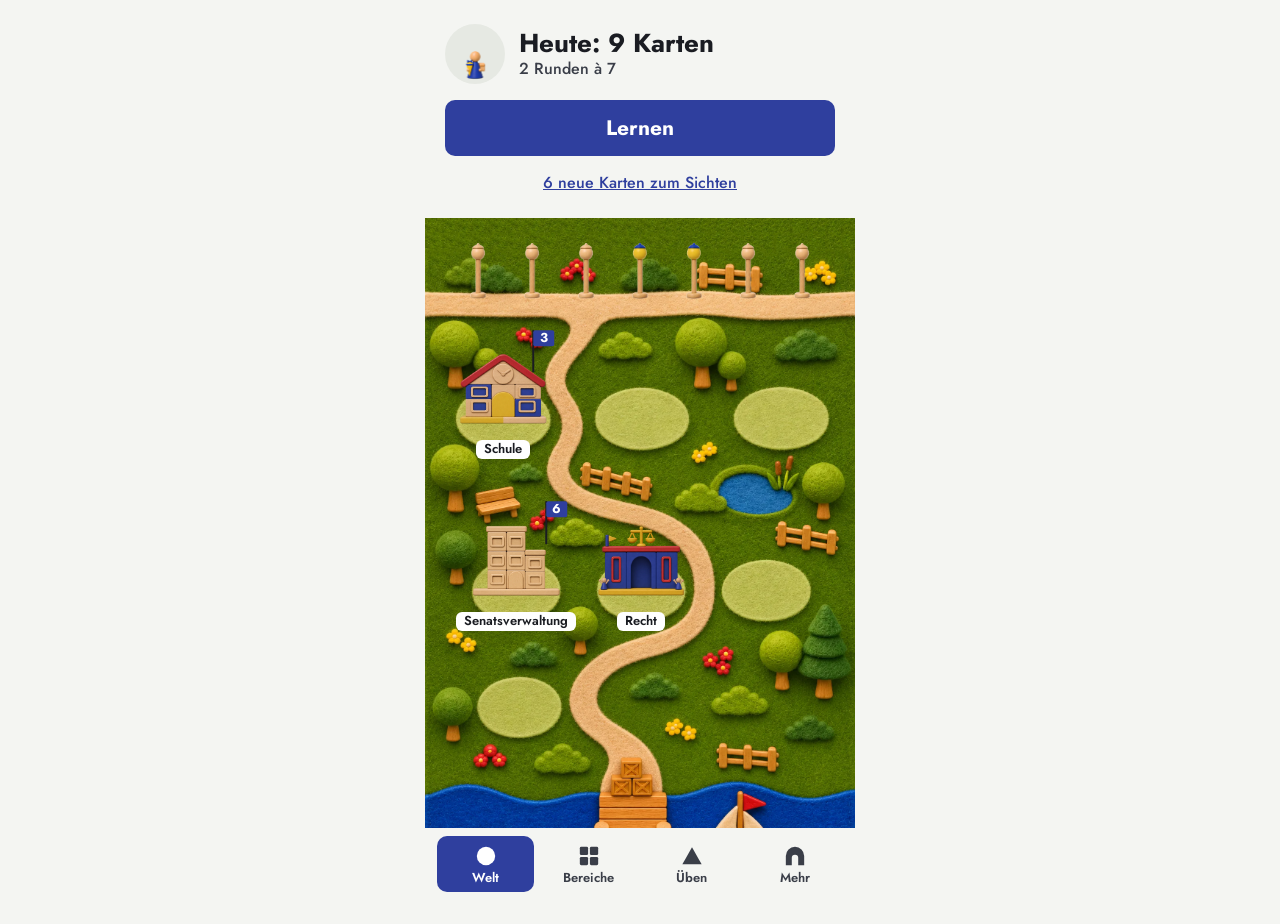
<file: wissenstrainer-v2/index.html>
<!doctype html>
<html lang="de" data-theme="tag">
<head>
  <meta charset="utf-8">
  <meta name="viewport" content="width=device-width, initial-scale=1, viewport-fit=cover">
  <title>Wissenstrainer</title>
  <meta name="description" content="Lernkarten zur Bildungspolitik – Bereiche, Pakete, Karten">
  <meta name="theme-color" content="#F4F5F2">
  <meta name="apple-mobile-web-app-capable" content="yes">
  <meta name="apple-mobile-web-app-title" content="Wissen 2">
  <link rel="manifest" href="manifest.webmanifest">
  <link rel="icon" href="icons/favicon-64.png" type="image/png">
  <link rel="apple-touch-icon" href="icons/icon-180.png">
  <link rel="preload" href="fonts/jost-latin.woff2" as="font" type="font/woff2" crossorigin>
  <link rel="stylesheet" href="styles.css">
  <script>
    // Modus vor dem ersten Zeichnen setzen, damit nichts aufblitzt
    try {
      var m = (JSON.parse(localStorage.getItem("wt2.einstellungen") || "{}").modus) || "auto";
      if (m === "auto") m = matchMedia("(prefers-color-scheme: dark)").matches ? "nacht" : "tag";
      document.documentElement.dataset.theme = m;
    } catch (e) {}
  </script>
</head>
<body>
  <div id="app">
    <main id="view" tabindex="-1"></main>
  </div>
  <nav class="nav" aria-label="Hauptnavigation"><div class="nav-innen"></div></nav>
  <div id="blatt-platz"></div>
  <div class="meldung" id="meldung" role="status" aria-live="polite"></div>
  <script type="module" src="app.js"></script>
</body>
</html>
</file>
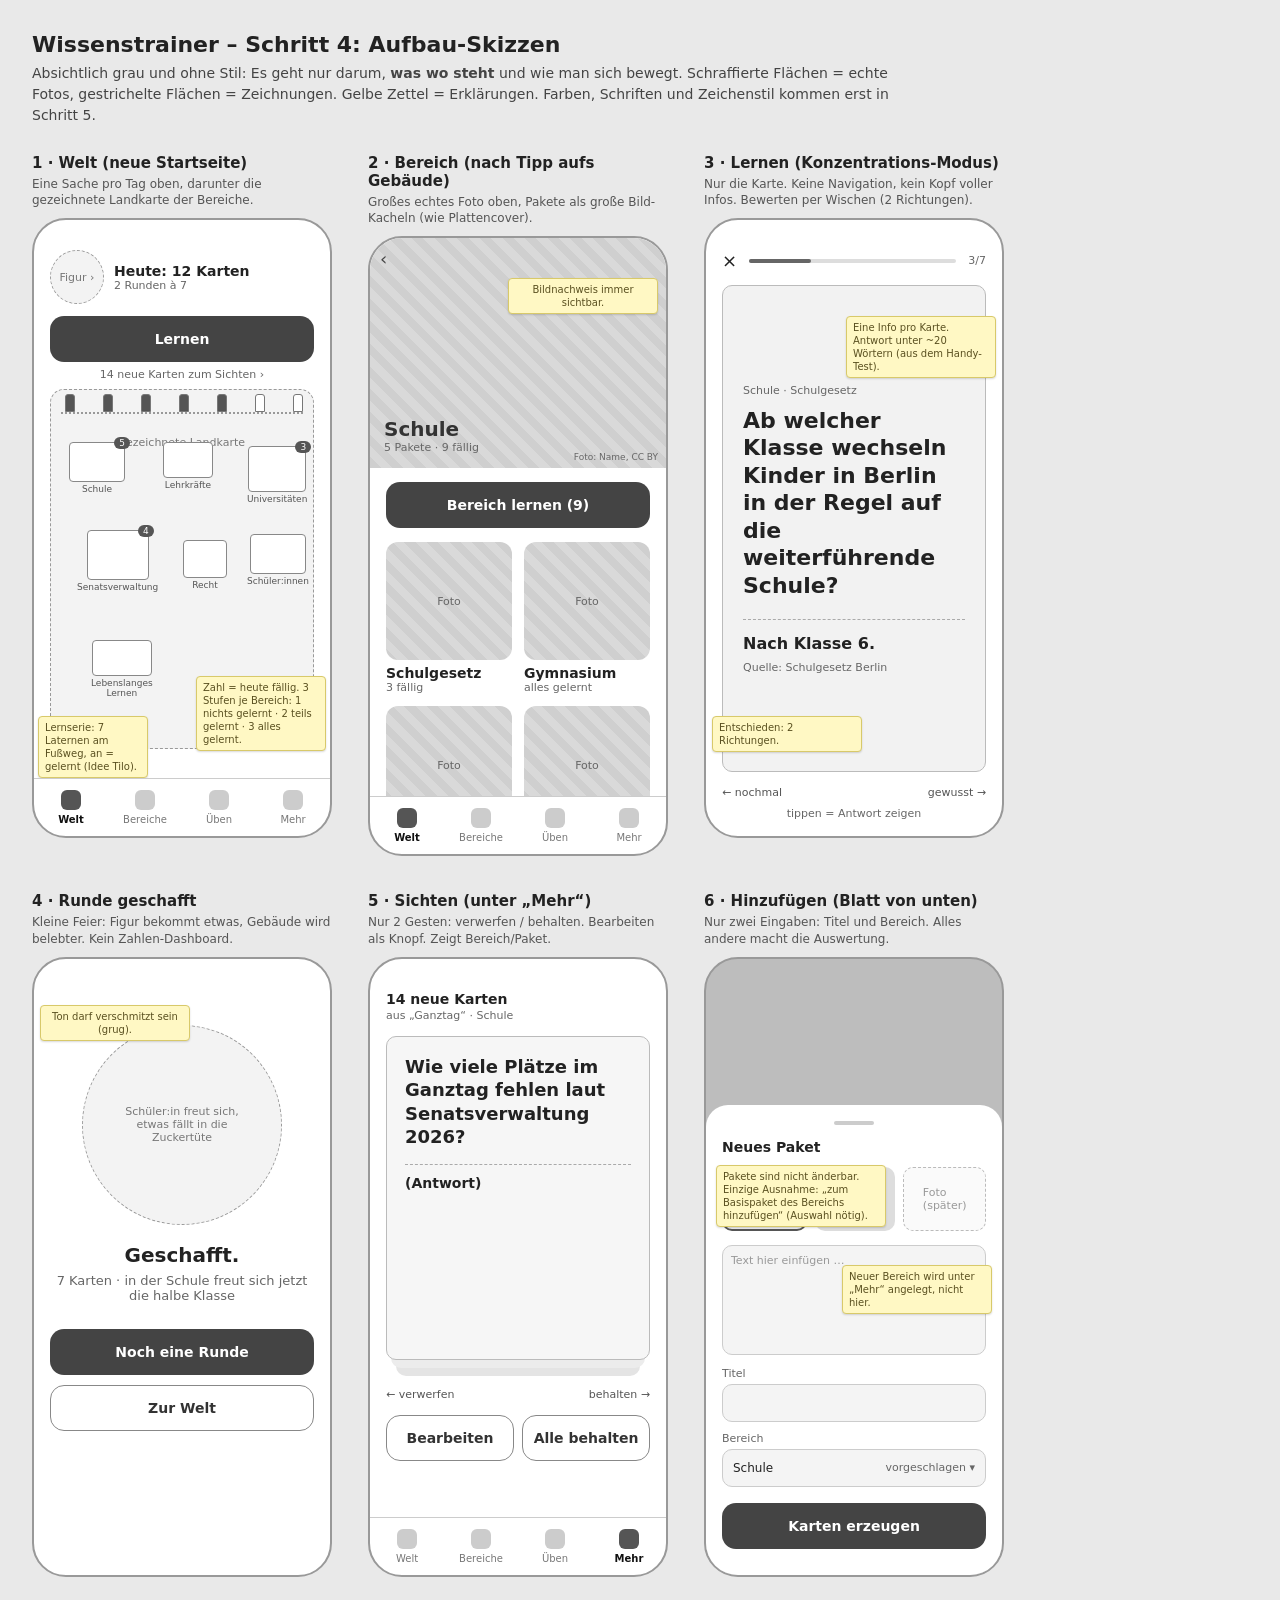
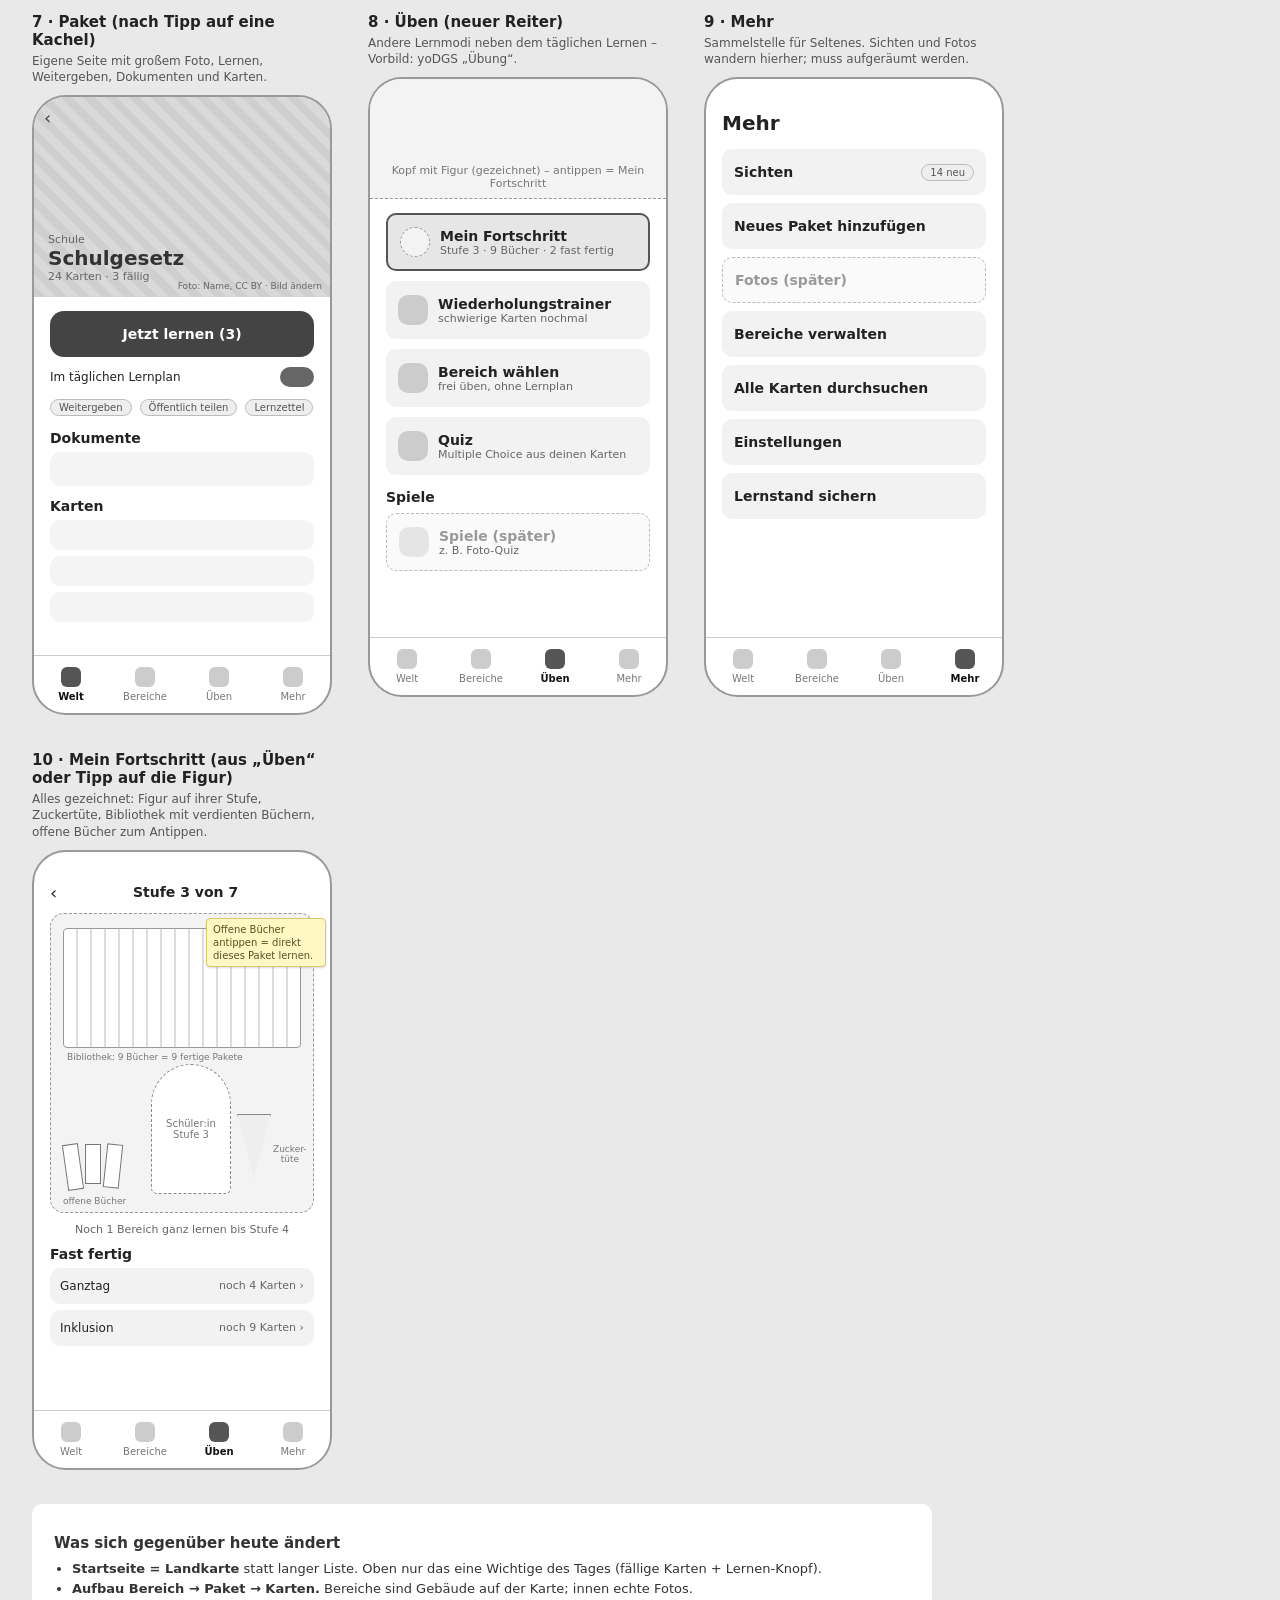
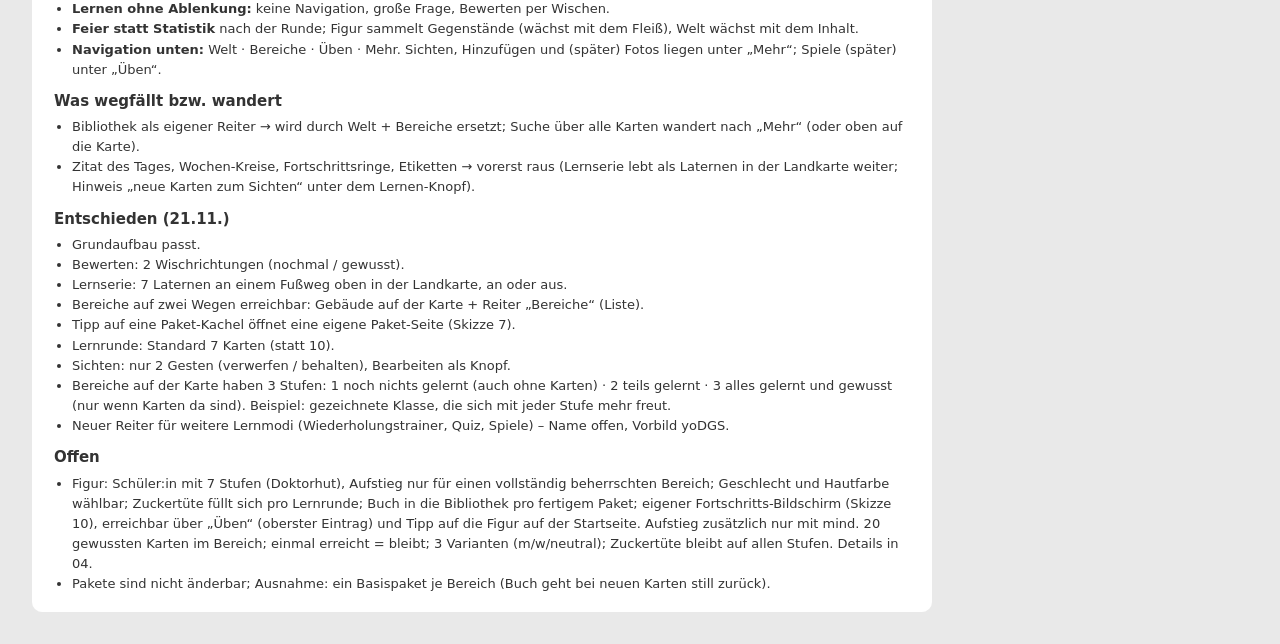
<file: wissenstrainer-v2/design/05 Skizzen Aufbau.html>
<!DOCTYPE html>
<html lang="de">
<head>
<meta charset="utf-8">
<meta name="viewport" content="width=device-width, initial-scale=1">
<title>Wissenstrainer – Schritt 4: Aufbau-Skizzen (grau)</title>
<style>
  *{box-sizing:border-box;margin:0;padding:0}
  body{font-family:system-ui,-apple-system,"Segoe UI",sans-serif;background:#e9e9e9;color:#222;padding:32px}
  h1{font-size:22px;margin-bottom:6px}
  .intro{max-width:900px;font-size:14px;line-height:1.5;color:#444;margin-bottom:28px}
  .row{display:flex;flex-wrap:wrap;gap:36px;align-items:flex-start}
  .screen{width:300px}
  .label{font-weight:700;font-size:15px;margin-bottom:4px}
  .sub{font-size:12px;color:#555;margin-bottom:10px;min-height:32px;line-height:1.35}
  .phone{width:300px;height:620px;background:#fff;border:2px solid #999;border-radius:34px;overflow:hidden;position:relative;display:flex;flex-direction:column}
  .status{height:26px;flex:none}
  .content{flex:1;overflow:hidden;padding:0 16px;position:relative}
  .nav{height:58px;border-top:1px solid #ccc;display:flex;flex:none}
  .nav div{flex:1;display:flex;flex-direction:column;align-items:center;justify-content:center;font-size:10px;color:#777;gap:4px}
  .nav div::before{content:"";width:20px;height:20px;border-radius:6px;background:#ccc}
  .nav .on{color:#111;font-weight:700}
  .nav .on::before{background:#555}
  .nav .later{color:#aaa;font-style:italic}
  .nav .later::before{background:none;border:1.5px dashed #bbb}
  .box{background:#ddd;border-radius:10px}
  .ph{background:repeating-linear-gradient(45deg,#cfcfcf 0 8px,#d9d9d9 8px 16px);display:flex;align-items:center;justify-content:center;color:#666;font-size:11px;text-align:center}
  .draw{background:#f3f3f3;border:1.5px dashed #999;display:flex;align-items:center;justify-content:center;color:#777;font-size:11px;text-align:center}
  .t1{font-size:20px;font-weight:700}
  .t2{font-size:14px;font-weight:600}
  .t3{font-size:11px;color:#666}
  .btn{background:#444;color:#fff;border-radius:14px;height:46px;display:flex;align-items:center;justify-content:center;font-size:14px;font-weight:600}
  .btn.ghost{background:#fff;color:#333;border:1.5px solid #888}
  .pill{display:inline-block;background:#eee;border:1px solid #bbb;border-radius:20px;padding:2px 8px;font-size:10px;color:#555}
  .note{position:absolute;background:#fff8c4;border:1px solid #d8c96a;font-size:10px;line-height:1.3;padding:4px 6px;border-radius:4px;color:#5a5020;max-width:150px;box-shadow:0 1px 2px rgba(0,0,0,.15)}
  .bld{position:absolute;display:flex;flex-direction:column;align-items:center;font-size:9px;color:#555;text-align:center;gap:2px}
  .bld i{display:block;background:#fff;border:1.5px solid #888;border-radius:4px}
  .badge{position:absolute;top:-6px;right:-6px;background:#555;color:#fff;font-size:9px;border-radius:9px;padding:1px 5px;font-style:normal}
  .legend{max-width:900px;margin-top:34px;font-size:13px;line-height:1.55;color:#333;background:#fff;border-radius:10px;padding:18px 22px}
  .legend h2{font-size:15px;margin:10px 0 4px}
  .legend ul{padding-left:18px}
</style>
</head>
<body>
<h1>Wissenstrainer – Schritt 4: Aufbau-Skizzen</h1>
<p class="intro">Absichtlich grau und ohne Stil: Es geht nur darum, <b>was wo steht</b> und wie man sich bewegt. Schraffierte Flächen = echte Fotos, gestrichelte Flächen = Zeichnungen. Gelbe Zettel = Erklärungen. Farben, Schriften und Zeichenstil kommen erst in Schritt 5.</p>

<div class="row">

<!-- 1 WELT -->
<div class="screen">
  <div class="label">1 · Welt (neue Startseite)</div>
  <div class="sub">Eine Sache pro Tag oben, darunter die gezeichnete Landkarte der Bereiche.</div>
  <div class="phone">
    <div class="status"></div>
    <div class="content">
      <div style="display:flex;gap:10px;align-items:center;margin:4px 0 12px">
        <div class="draw" style="width:54px;height:54px;border-radius:50%;flex:none">Figur ›</div>
        <div><div class="t2">Heute: 12 Karten</div><div class="t3">2 Runden à 7</div></div>
      </div>
      <div class="btn" style="margin-bottom:6px">Lernen</div><div class="t3" style="text-align:center;margin-bottom:8px">14 neue Karten zum Sichten ›</div>
      <div class="draw" style="height:360px;border-radius:14px;position:relative;align-items:flex-start;padding-top:6px"><span style="margin-top:40px">gezeichnete Landkarte</span>
<div style="position:absolute;left:10px;right:10px;top:22px;height:2px;border-top:2px dotted #999"></div><div style="position:absolute;left:14px;top:4px;width:10px;height:18px;border:1.5px solid #777;border-radius:3px 3px 0 0;background:#555"></div><div style="position:absolute;left:52px;top:4px;width:10px;height:18px;border:1.5px solid #777;border-radius:3px 3px 0 0;background:#555"></div><div style="position:absolute;left:90px;top:4px;width:10px;height:18px;border:1.5px solid #777;border-radius:3px 3px 0 0;background:#555"></div><div style="position:absolute;left:128px;top:4px;width:10px;height:18px;border:1.5px solid #777;border-radius:3px 3px 0 0;background:#555"></div><div style="position:absolute;left:166px;top:4px;width:10px;height:18px;border:1.5px solid #777;border-radius:3px 3px 0 0;background:#555"></div><div style="position:absolute;left:204px;top:4px;width:10px;height:18px;border:1.5px solid #777;border-radius:3px 3px 0 0;background:#fff"></div><div style="position:absolute;left:242px;top:4px;width:10px;height:18px;border:1.5px solid #777;border-radius:3px 3px 0 0;background:#fff"></div>
        <div class="bld" style="left:18px;top:52px"><i style="width:56px;height:40px;position:relative"><span class="badge">5</span></i>Schule</div>
        <div class="bld" style="left:112px;top:52px"><i style="width:50px;height:36px"></i>Lehrkräfte</div>
        <div class="bld" style="left:196px;top:56px"><i style="width:58px;height:46px;position:relative"><span class="badge">3</span></i>Universitäten</div>
        <div class="bld" style="left:26px;top:140px"><i style="width:62px;height:50px;position:relative"><span class="badge">4</span></i>Senatsverwaltung</div>
        <div class="bld" style="left:132px;top:150px"><i style="width:44px;height:38px"></i>Recht</div>
        <div class="bld" style="left:196px;top:144px"><i style="width:56px;height:40px"></i>Schüler:innen</div>
        <div class="bld" style="left:40px;top:250px"><i style="width:60px;height:36px"></i>Lebenslanges<br>Lernen</div>
        
      </div>
      <div class="note" style="right:4px;top:430px;max-width:130px">Zahl = heute fällig. 3 Stufen je Bereich: 1 nichts gelernt · 2 teils gelernt · 3 alles gelernt.</div><div class="note" style="left:4px;top:470px;max-width:110px">Lernserie: 7 Laternen am Fußweg, an = gelernt (Idee Tilo).</div>
    </div>
    <div class="nav"><div class="on">Welt</div><div>Bereiche</div><div>Üben</div><div>Mehr</div></div>
  </div>
</div>

<!-- 2 BEREICH -->
<div class="screen">
  <div class="label">2 · Bereich (nach Tipp aufs Gebäude)</div>
  <div class="sub">Großes echtes Foto oben, Pakete als große Bild-Kacheln (wie Plattencover).</div>
  <div class="phone">
    <div class="ph" style="height:230px;flex:none;position:relative;align-items:flex-end;justify-content:flex-start;padding:14px">
      <div style="text-align:left"><div class="t1" style="color:#333">Schule</div><div class="t3">5 Pakete · 9 fällig</div></div>
      <span style="position:absolute;right:8px;bottom:6px;font-size:9px;color:#666">Foto: Name, CC BY</span><div class="note" style="right:8px;top:40px">Bildnachweis immer sichtbar.</div>
      <span style="position:absolute;left:10px;top:10px;font-size:18px;color:#444">‹</span>
    </div>
    <div class="content" style="padding-top:14px">
      <div class="btn" style="margin-bottom:14px">Bereich lernen (9)</div>
      <div style="display:grid;grid-template-columns:1fr 1fr;gap:12px">
        <div><div class="ph" style="height:118px;border-radius:12px">Foto</div><div class="t2" style="margin-top:5px">Schulgesetz</div><div class="t3">3 fällig</div></div>
        <div><div class="ph" style="height:118px;border-radius:12px">Foto</div><div class="t2" style="margin-top:5px">Gymnasium</div><div class="t3">alles gelernt</div></div>
        <div><div class="ph" style="height:118px;border-radius:12px">Foto</div><div class="t2" style="margin-top:5px">Ganztag</div><div class="t3">6 fällig</div></div>
        <div><div class="ph" style="height:118px;border-radius:12px">Foto</div><div class="t2" style="margin-top:5px">Inklusion</div><div class="t3">neu</div></div>
      </div>
      
    </div>
    <div class="nav"><div class="on">Welt</div><div>Bereiche</div><div>Üben</div><div>Mehr</div></div>
  </div>
</div>

<!-- 3 LERNEN -->
<div class="screen">
  <div class="label">3 · Lernen (Konzentrations-Modus)</div>
  <div class="sub">Nur die Karte. Keine Navigation, kein Kopf voller Infos. Bewerten per Wischen (2 Richtungen).</div>
  <div class="phone">
    <div class="status"></div>
    <div class="content" style="display:flex;flex-direction:column">
      <div style="display:flex;justify-content:space-between;align-items:center;margin:4px 0 14px"><span style="font-size:18px">×</span><div style="flex:1;margin:0 12px;height:4px;background:#ddd;border-radius:2px"><div style="width:30%;height:4px;background:#666;border-radius:2px"></div></div><span class="t3">3/7</span></div>
      <div class="box" style="flex:1;margin-bottom:14px;padding:20px;display:flex;flex-direction:column;justify-content:center;background:#f2f2f2;border:1.5px solid #bbb">
        <div class="t3" style="margin-bottom:10px">Schule · Schulgesetz</div>
        <div class="t1" style="font-size:22px;line-height:1.25">Ab welcher Klasse wechseln Kinder in Berlin in der Regel auf die weiterführende Schule?</div>
        <div style="border-top:1px dashed #aaa;margin:20px 0 14px"></div>
        <div class="t2" style="font-size:16px">Nach Klasse 6.</div>
        <div class="t3" style="margin-top:8px">Quelle: Schulgesetz Berlin</div>
      </div>
      <div style="display:flex;justify-content:space-between;font-size:11px;color:#555;margin-bottom:8px"><span>← nochmal</span><span>gewusst →</span></div>
      <div class="t3" style="text-align:center;margin-bottom:16px">tippen = Antwort zeigen</div>
      <div class="note" style="right:6px;top:70px">Eine Info pro Karte. Antwort unter ~20 Wörtern (aus dem Handy-Test).</div>
      <div class="note" style="left:6px;bottom:84px">Entschieden: 2 Richtungen.</div>
    </div>
  </div>
</div>

<!-- 4 RUNDE FERTIG -->
<div class="screen">
  <div class="label">4 · Runde geschafft</div>
  <div class="sub">Kleine Feier: Figur bekommt etwas, Gebäude wird belebter. Kein Zahlen-Dashboard.</div>
  <div class="phone">
    <div class="status"></div>
    <div class="content" style="display:flex;flex-direction:column;align-items:center;text-align:center">
      <div class="draw" style="width:200px;height:200px;border-radius:50%;margin:40px 0 18px">Schüler:in freut sich,<br>etwas fällt in die<br>Zuckertüte</div>
      <div class="t1">Geschafft.</div>
      <div class="t3" style="margin:6px 0 26px;font-size:13px">7 Karten · in der Schule freut sich jetzt die halbe Klasse</div>
      <div class="btn" style="width:100%;margin-bottom:10px">Noch eine Runde</div>
      <div class="btn ghost" style="width:100%">Zur Welt</div>
      <div class="note" style="left:6px;top:20px">Ton darf verschmitzt sein (grug).</div>
    </div>
  </div>
</div>

<!-- 5 SICHTEN -->
<div class="screen">
  <div class="label">5 · Sichten (unter „Mehr“)</div>
  <div class="sub">Nur 2 Gesten: verwerfen / behalten. Bearbeiten als Knopf. Zeigt Bereich/Paket.</div>
  <div class="phone">
    <div class="status"></div>
    <div class="content">
      <div class="t2" style="margin:6px 0 2px">14 neue Karten</div>
      <div class="t3" style="margin-bottom:14px">aus „Ganztag“ · Schule</div>
      <div style="position:relative;height:340px">
        <div class="box" style="position:absolute;inset:16px 10px 0 10px;background:#e4e4e4"></div>
        <div class="box" style="position:absolute;inset:8px 5px 8px 5px;background:#ececec"></div>
        <div class="box" style="position:absolute;inset:0 0 16px 0;background:#f6f6f6;border:1.5px solid #bbb;padding:18px">
          <div class="t1" style="font-size:18px;line-height:1.3">Wie viele Plätze im Ganztag fehlen laut Senatsverwaltung 2026?</div>
          <div style="border-top:1px dashed #aaa;margin:16px 0 10px"></div>
          <div class="t2">(Antwort)</div>
        </div>
      </div>
      <div style="display:flex;justify-content:space-between;font-size:11px;color:#555;margin:12px 0 14px"><span>← verwerfen</span><span>behalten →</span></div>
      <div style="display:flex;gap:8px"><div class="btn ghost" style="flex:1">Bearbeiten</div><div class="btn ghost" style="flex:1">Alle behalten</div></div>
    </div>
    <div class="nav"><div>Welt</div><div>Bereiche</div><div>Üben</div><div class="on">Mehr</div></div>
  </div>
</div>

<!-- 6 HOCHLADEN -->
<div class="screen">
  <div class="label">6 · Hinzufügen (Blatt von unten)</div>
  <div class="sub">Nur zwei Eingaben: Titel und Bereich. Alles andere macht die Auswertung.</div>
  <div class="phone" style="background:#bdbdbd">
    <div class="status"></div>
    <div style="flex:1"></div>
    <div style="background:#fff;border-radius:22px 22px 0 0;padding:16px;height:470px;display:flex;flex-direction:column;position:relative">
      <div style="width:40px;height:4px;background:#ccc;border-radius:2px;margin:0 auto 14px"></div>
      <div class="t2" style="margin-bottom:12px">Neues Paket</div>
      <div style="display:flex;gap:8px;margin-bottom:14px">
        <div class="box" style="flex:1;height:64px;display:flex;align-items:center;justify-content:center;font-size:11px;border:2px solid #555;background:#eee">Text einfügen</div>
        <div class="box" style="flex:1;height:64px;display:flex;align-items:center;justify-content:center;font-size:11px">Datei</div>
        <div class="box" style="flex:1;height:64px;display:flex;align-items:center;justify-content:center;font-size:11px;color:#999;border:1.5px dashed #bbb;background:#fafafa">Foto<br>(später)</div>
      </div>
      <div class="box" style="height:110px;margin-bottom:12px;background:#f4f4f4;border:1px solid #ccc;padding:8px;font-size:11px;color:#999">Text hier einfügen …</div>
      <div class="t3" style="margin-bottom:4px">Titel</div>
      <div class="box" style="height:38px;margin-bottom:10px;background:#f4f4f4;border:1px solid #ccc"></div>
      <div class="t3" style="margin-bottom:4px">Bereich</div>
      <div class="box" style="height:38px;margin-bottom:16px;background:#f4f4f4;border:1px solid #ccc;display:flex;align-items:center;justify-content:space-between;padding:0 10px;font-size:12px">Schule <span class="t3">vorgeschlagen ▾</span></div>
      <div class="btn">Karten erzeugen</div>
      <div class="note" style="right:10px;top:160px">Neuer Bereich wird unter „Mehr“ angelegt, nicht hier.</div><div class="note" style="left:10px;top:60px;max-width:170px">Pakete sind nicht änderbar. Einzige Ausnahme: „zum Basispaket des Bereichs hinzufügen“ (Auswahl nötig).</div>
    </div>
  </div>
</div>

<!-- 7 PAKET -->
<div class="screen">
  <div class="label">7 · Paket (nach Tipp auf eine Kachel)</div>
  <div class="sub">Eigene Seite mit großem Foto, Lernen, Weitergeben, Dokumenten und Karten.</div>
  <div class="phone">
    <div class="ph" style="height:200px;flex:none;position:relative;align-items:flex-end;justify-content:flex-start;padding:14px">
      <div style="text-align:left"><div class="t3">Schule</div><div class="t1" style="color:#333">Schulgesetz</div><div class="t3">24 Karten · 3 fällig</div></div>
      <span style="position:absolute;right:8px;bottom:6px;font-size:9px;color:#666">Foto: Name, CC BY · Bild ändern</span>
      <span style="position:absolute;left:10px;top:10px;font-size:18px;color:#444">‹</span>
    </div>
    <div class="content" style="padding-top:14px">
      <div class="btn" style="margin-bottom:10px">Jetzt lernen (3)</div>
      <div style="display:flex;justify-content:space-between;align-items:center;font-size:12px;margin-bottom:12px"><span>Im täglichen Lernplan</span><span style="width:34px;height:20px;border-radius:10px;background:#666;display:inline-block"></span></div>
      <div style="display:flex;gap:8px;margin-bottom:14px"><span class="pill">Weitergeben</span><span class="pill">Öffentlich teilen</span><span class="pill">Lernzettel</span></div>
      <div class="t2" style="margin-bottom:6px">Dokumente</div>
      <div class="box" style="height:34px;margin-bottom:12px;background:#f4f4f4"></div>
      <div class="t2" style="margin-bottom:6px">Karten</div>
      <div class="box" style="height:30px;margin-bottom:6px;background:#f4f4f4"></div>
      <div class="box" style="height:30px;margin-bottom:6px;background:#f4f4f4"></div>
      <div class="box" style="height:30px;background:#f4f4f4"></div>
    </div>
    <div class="nav"><div class="on">Welt</div><div>Bereiche</div><div>Üben</div><div>Mehr</div></div>
  </div>
</div>

<!-- 8 UEBEN -->
<div class="screen">
  <div class="label">8 · Üben (neuer Reiter)</div>
  <div class="sub">Andere Lernmodi neben dem täglichen Lernen – Vorbild: yoDGS „Übung“.</div>
  <div class="phone">
    <div class="draw" style="height:120px;flex:none;border-radius:0;border-width:0 0 1.5px 0;align-items:flex-end;padding-bottom:8px">Kopf mit Figur (gezeichnet) – antippen = Mein Fortschritt</div>
    <div class="content" style="padding-top:14px">
      <div class="box" style="height:58px;margin-bottom:10px;display:flex;align-items:center;padding:0 12px;gap:10px;background:#e6e6e6;border:2px solid #555"><span class="draw" style="width:30px;height:30px;border-radius:50%"></span><div><div class="t2">Mein Fortschritt</div><div class="t3">Stufe 3 · 9 Bücher · 2 fast fertig</div></div></div>
      <div class="box" style="height:58px;margin-bottom:10px;display:flex;align-items:center;padding:0 12px;gap:10px;background:#f2f2f2"><span class="box" style="width:30px;height:30px;background:#ccc"></span><div><div class="t2">Wiederholungstrainer</div><div class="t3">schwierige Karten nochmal</div></div></div>
      <div class="box" style="height:58px;margin-bottom:10px;display:flex;align-items:center;padding:0 12px;gap:10px;background:#f2f2f2"><span class="box" style="width:30px;height:30px;background:#ccc"></span><div><div class="t2">Bereich wählen</div><div class="t3">frei üben, ohne Lernplan</div></div></div>
      <div class="box" style="height:58px;margin-bottom:10px;display:flex;align-items:center;padding:0 12px;gap:10px;background:#f2f2f2"><span class="box" style="width:30px;height:30px;background:#ccc"></span><div><div class="t2">Quiz</div><div class="t3">Multiple Choice aus deinen Karten</div></div></div>
      <div class="t2" style="margin:14px 0 8px">Spiele</div>
      <div class="box" style="height:58px;margin-bottom:10px;display:flex;align-items:center;padding:0 12px;gap:10px;background:#fafafa;border:1.5px dashed #bbb;color:#999"><span class="box" style="width:30px;height:30px;background:#e5e5e5"></span><div><div class="t2" style="color:#999">Spiele (später)</div><div class="t3">z. B. Foto-Quiz</div></div></div>
      <div class="note" style="right:6px;top:-40px">Name des Reiters offen: „Üben“?</div>
    </div>
    <div class="nav"><div>Welt</div><div>Bereiche</div><div class="on">Üben</div><div>Mehr</div></div>
  </div>
</div>

<!-- 9 MEHR -->
<div class="screen">
  <div class="label">9 · Mehr</div>
  <div class="sub">Sammelstelle für Seltenes. Sichten und Fotos wandern hierher; muss aufgeräumt werden.</div>
  <div class="phone">
    <div class="status"></div>
    <div class="content">
      <div class="t1" style="margin:6px 0 14px">Mehr</div>
      <div class="box" style="height:46px;margin-bottom:8px;display:flex;align-items:center;justify-content:space-between;padding:0 12px;background:#f2f2f2"><span class="t2">Sichten</span><span class="pill">14 neu</span></div>
      <div class="box" style="height:46px;margin-bottom:8px;display:flex;align-items:center;padding:0 12px;background:#f2f2f2"><span class="t2">Neues Paket hinzufügen</span></div>
      <div class="box" style="height:46px;margin-bottom:8px;display:flex;align-items:center;padding:0 12px;background:#fafafa;border:1.5px dashed #bbb"><span class="t2" style="color:#999">Fotos (später)</span></div>
      <div class="box" style="height:46px;margin-bottom:8px;display:flex;align-items:center;padding:0 12px;background:#f2f2f2"><span class="t2">Bereiche verwalten</span></div>
      <div class="box" style="height:46px;margin-bottom:8px;display:flex;align-items:center;padding:0 12px;background:#f2f2f2"><span class="t2">Alle Karten durchsuchen</span></div>
      <div class="box" style="height:46px;margin-bottom:8px;display:flex;align-items:center;padding:0 12px;background:#f2f2f2"><span class="t2">Einstellungen</span></div>
      <div class="box" style="height:46px;margin-bottom:8px;display:flex;align-items:center;padding:0 12px;background:#f2f2f2"><span class="t2">Lernstand sichern</span></div>
    </div>
    <div class="nav"><div>Welt</div><div>Bereiche</div><div>Üben</div><div class="on">Mehr</div></div>
  </div>
</div>

<!-- 10 FORTSCHRITT -->
<div class="screen">
  <div class="label">10 · Mein Fortschritt (aus „Üben“ oder Tipp auf die Figur)</div>
  <div class="sub">Alles gezeichnet: Figur auf ihrer Stufe, Zuckertüte, Bibliothek mit verdienten Büchern, offene Bücher zum Antippen.</div>
  <div class="phone">
    <div class="status"></div>
    <div class="content">
      <div style="display:flex;justify-content:space-between;align-items:center;margin:4px 0 10px"><span style="font-size:18px">‹</span><span class="t2">Stufe 3 von 7</span><span></span></div>
      <div class="draw" style="height:300px;border-radius:14px;position:relative;align-items:flex-start;padding-top:6px">
        <div style="position:absolute;left:12px;right:12px;top:14px;height:120px;border:1.5px solid #999;border-radius:4px;background:repeating-linear-gradient(90deg,#fff 0 12px,#ddd 12px 14px)"></div>
        <span style="position:absolute;left:16px;top:138px;font-size:9px">Bibliothek: 9 Bücher = 9 fertige Pakete</span>
        <div style="position:absolute;left:100px;top:150px;width:80px;height:130px;border:1.5px dashed #888;border-radius:40px 40px 6px 6px;background:#fff;display:flex;align-items:center;justify-content:center;font-size:10px;text-align:center">Schüler:in<br>Stufe 3</div>
        <div style="position:absolute;left:186px;top:200px;width:34px;height:64px;border:1.5px solid #888;clip-path:polygon(50% 100%,0 0,100% 0);background:#eee"></div>
        <span style="position:absolute;left:222px;top:230px;font-size:9px">Zucker-<br>tüte</span>
        <div style="position:absolute;left:14px;top:230px;display:flex;gap:4px">
          <i style="display:block;width:16px;height:46px;border:1.5px solid #777;background:#fff;transform:rotate(-8deg)"></i>
          <i style="display:block;width:16px;height:40px;border:1.5px solid #777;background:#fff"></i>
          <i style="display:block;width:16px;height:44px;border:1.5px solid #777;background:#fff;transform:rotate(6deg)"></i>
        </div>
        <span style="position:absolute;left:12px;top:282px;font-size:9px">offene Bücher</span>
      </div>
      <div class="t3" style="margin:10px 0 4px;text-align:center">Noch 1 Bereich ganz lernen bis Stufe 4</div>
      <div class="t2" style="margin:10px 0 6px">Fast fertig</div>
      <div class="box" style="height:36px;margin-bottom:6px;display:flex;align-items:center;justify-content:space-between;padding:0 10px;background:#f2f2f2;font-size:12px">Ganztag <span class="t3">noch 4 Karten ›</span></div>
      <div class="box" style="height:36px;display:flex;align-items:center;justify-content:space-between;padding:0 10px;background:#f2f2f2;font-size:12px">Inklusion <span class="t3">noch 9 Karten ›</span></div>
      <div class="note" style="right:4px;top:40px;max-width:120px">Offene Bücher antippen = direkt dieses Paket lernen.</div>
    </div>
    <div class="nav"><div>Welt</div><div>Bereiche</div><div class="on">Üben</div><div>Mehr</div></div>
  </div>
</div>

</div>

<div class="legend">
  <h2>Was sich gegenüber heute ändert</h2>
  <ul>
    <li><b>Startseite = Landkarte</b> statt langer Liste. Oben nur das eine Wichtige des Tages (fällige Karten + Lernen-Knopf).</li>
    <li><b>Aufbau Bereich → Paket → Karten.</b> Bereiche sind Gebäude auf der Karte; innen echte Fotos.</li>
    <li><b>Lernen ohne Ablenkung:</b> keine Navigation, große Frage, Bewerten per Wischen.</li>
    <li><b>Feier statt Statistik</b> nach der Runde; Figur sammelt Gegenstände (wächst mit dem Fleiß), Welt wächst mit dem Inhalt.</li>
    <li><b>Navigation unten:</b> Welt · Bereiche · Üben · Mehr. Sichten, Hinzufügen und (später) Fotos liegen unter „Mehr“; Spiele (später) unter „Üben“.</li>
  </ul>
  <h2>Was wegfällt bzw. wandert</h2>
  <ul>
    <li>Bibliothek als eigener Reiter → wird durch Welt + Bereiche ersetzt; Suche über alle Karten wandert nach „Mehr“ (oder oben auf die Karte).</li>
    <li>Zitat des Tages, Wochen-Kreise, Fortschrittsringe, Etiketten → vorerst raus (Lernserie lebt als Laternen in der Landkarte weiter; Hinweis „neue Karten zum Sichten“ unter dem Lernen-Knopf).</li>
  </ul>
  <h2>Entschieden (21.11.)</h2><ul><li>Grundaufbau passt.</li><li>Bewerten: 2 Wischrichtungen (nochmal / gewusst).</li><li>Lernserie: 7 Laternen an einem Fußweg oben in der Landkarte, an oder aus.</li><li>Bereiche auf zwei Wegen erreichbar: Gebäude auf der Karte + Reiter „Bereiche“ (Liste).</li><li>Tipp auf eine Paket-Kachel öffnet eine eigene Paket-Seite (Skizze 7).</li><li>Lernrunde: Standard 7 Karten (statt 10).</li><li>Sichten: nur 2 Gesten (verwerfen / behalten), Bearbeiten als Knopf.</li><li>Bereiche auf der Karte haben 3 Stufen: 1 noch nichts gelernt (auch ohne Karten) · 2 teils gelernt · 3 alles gelernt und gewusst (nur wenn Karten da sind). Beispiel: gezeichnete Klasse, die sich mit jeder Stufe mehr freut.</li><li>Neuer Reiter für weitere Lernmodi (Wiederholungstrainer, Quiz, Spiele) – Name offen, Vorbild yoDGS.</li></ul><h2>Offen</h2><ul><li>Figur: Schüler:in mit 7 Stufen (Doktorhut), Aufstieg nur für einen vollständig beherrschten Bereich; Geschlecht und Hautfarbe wählbar; Zuckertüte füllt sich pro Lernrunde; Buch in die Bibliothek pro fertigem Paket; eigener Fortschritts-Bildschirm (Skizze 10), erreichbar über „Üben“ (oberster Eintrag) und Tipp auf die Figur auf der Startseite. Aufstieg zusätzlich nur mit mind. 20 gewussten Karten im Bereich; einmal erreicht = bleibt; 3 Varianten (m/w/neutral); Zuckertüte bleibt auf allen Stufen. Details in 04.</li><li>Pakete sind nicht änderbar; Ausnahme: ein Basispaket je Bereich (Buch geht bei neuen Karten still zurück).</li></ul>
</div>
</body>
</html>
</file>
<file: wissenstrainer-v2/styles.css>
/* Wissenstrainer v2 – „Baukasten bei Tag, Laternenlicht bei Nacht“ (design/DESIGN.md).
   Farbwerte stehen nur in diesem Variablen-Block. Schatten nur über die --schein-Variablen. */
@font-face {
  font-family: "Jost";
  font-style: normal;
  font-weight: 500 700;
  font-display: swap;
  src: url(fonts/jost-latin.woff2) format("woff2");
  unicode-range: U+0000-00FF, U+0131, U+0152-0153, U+02BB-02BC, U+02C6, U+02DA, U+02DC, U+0304, U+0308, U+0329, U+2000-206F, U+20AC, U+2122, U+2191, U+2193, U+2212, U+2215, U+FEFF, U+FFFD;
}
@font-face {
  font-family: "Jost";
  font-style: normal;
  font-weight: 500 700;
  font-display: swap;
  src: url(fonts/jost-latin-ext.woff2) format("woff2");
  unicode-range: U+0100-02BA, U+02BD-02C5, U+02C7-02CC, U+02CE-02D7, U+02DD-02FF, U+1D00-1DBF, U+1E00-1E9F, U+1EF2-1EFF, U+2020, U+20A0-20AB, U+20AD-20C4, U+2113, U+2C60-2C7F, U+A720-A7FF;
}

:root {
  /* Bedienung – Tag */
  --grund: #F4F5F2;
  --flaeche: #FFFFFF;
  --vertieft: #E6E9E3;
  --text: #1A1C22;
  --text-neben: #3A3E48;
  --haupt: #2F3F9E;          /* Enzianblau */
  --auf-haupt: #FFFFFF;
  --akzent: #B8232F;         /* Krapprot, sparsam */
  --link: #2F3F9E;
  --grund-lernen: #F4F5F2;
  --nav: #F4F5F2;
  --trenner: #E6E9E3;
  --abdeckung: rgba(26, 28, 34, 0.4);

  /* Welt – flache Teile der Landkarte und Platzhalter */
  --welt-grund: #E6E9E3;
  --weg: #D3D8CF;
  --holz: #D6B58A;
  --holz-dunkel: #C29F71;
  --lack-gelb: #D4AC2B;      /* Senfgelb */
  --licht: #FFC533;

  /* Licht und Nacht-Behandlung – bei Tag aus */
  --schein-knopf: none;
  --schein-karte: none;
  --schein-klotz: none;
  --schein-text: none;
  --schein-bild: none;
  --nacht-filter: none;
  --foto-filter: contrast(1.05) saturate(0.92);

  /* Maße */
  --ecke: 10px;
  --ecke-karte: 14px;
  --rand: 20px;
  --knopf-hoehe: 56px;
  --tipp-min: 48px;
  --nav-hoehe: 72px;
}

[data-theme="nacht"] {
  --grund: #261830;          /* Aubergine, kein Dunkelblau */
  --flaeche: #35223F;
  --vertieft: #3B284D;
  --text: #F7F3EE;
  --text-neben: #E3D9EA;
  --haupt: #FFC533;          /* Laternengelb */
  --auf-haupt: #261830;
  --akzent: #DE4A56;         /* helles Krapprot */
  --link: #FFC533;
  --grund-lernen: #1C1124;
  --nav: #1C1124;
  --trenner: #57445E;
  --abdeckung: rgba(0, 0, 0, 0.5);

  --welt-grund: #3B284D;
  --weg: #4D3862;
  --holz: #6A5570;
  --holz-dunkel: #57445E;
  --lack-gelb: #AD8E2C;      /* absichtlich stumpf, damit Licht heraussticht */
  --licht: #FFC533;

  --schein-knopf: 0 0 0 5px rgba(255, 197, 51, 0.16), 0 0 26px rgba(255, 197, 51, 0.45);
  --schein-karte: 0 0 44px rgba(255, 197, 51, 0.22);
  --schein-klotz: 0 0 10px rgba(255, 197, 51, 0.6);
  --schein-text: 0 0 18px rgba(255, 197, 51, 0.45);
  --schein-bild: drop-shadow(0 0 8px rgba(255, 197, 51, 0.5));
  --nacht-filter: brightness(0.62) saturate(0.85);
  --foto-filter: contrast(1.05) saturate(0.92) brightness(0.82);
}

/* ---------- Grundlagen ---------- */
*, *::before, *::after { box-sizing: border-box; }
html { -webkit-text-size-adjust: 100%; background: var(--grund); }
body {
  margin: 0; min-height: 100dvh; background: var(--grund); color: var(--text);
  font-family: "Jost", sans-serif; font-weight: 500; font-size: 17px; line-height: 1.4;
  -webkit-font-smoothing: antialiased; -webkit-tap-highlight-color: transparent;
  transition: background-color 200ms, color 200ms;
}
button, input, textarea, select { font: inherit; color: inherit; }
button { cursor: pointer; background: none; border: 0; padding: 0; }
h1, h2, h3, p { margin: 0; }
[hidden] { display: none !important; }
svg.ic { width: 24px; height: 24px; flex: none; }

#app { max-width: 430px; margin: 0 auto; min-height: 100dvh; position: relative; }
#view { padding-bottom: calc(var(--nav-hoehe) + 24px + env(safe-area-inset-bottom)); }
#view:focus { outline: none; }
.ohne-nav #view { padding-bottom: env(safe-area-inset-bottom); }

/* ---------- Schrift ---------- */
.ue { font-size: 26px; font-weight: 700; line-height: 1.15; }
.feier-ue { font-size: 32px; font-weight: 700; line-height: 1.2; }
.zw { font-size: 17px; font-weight: 700; line-height: 1.2; }
.neben { font-size: 15px; color: var(--text-neben); line-height: 1.3; }
.klein { font-size: 13px; font-weight: 600; line-height: 1.15; }

/* ---------- Knöpfe ---------- */
.knopf {
  display: flex; align-items: center; justify-content: center; width: 100%; min-height: var(--knopf-hoehe);
  padding: 0 16px; border-radius: var(--ecke); font-size: 21px; font-weight: 700; line-height: 1;
  background: var(--haupt); color: var(--auf-haupt); box-shadow: var(--schein-knopf); text-decoration: none;
  transition: background-color 200ms, color 200ms;
}
.knopf.zweit { background: var(--vertieft); color: var(--text); box-shadow: none; }
.knopf:disabled { opacity: 0.4; }
.knopf-reihe { display: grid; grid-auto-flow: column; grid-auto-columns: 1fr; gap: 8px; }
.knopf-reihe .knopf { font-size: 17px; padding: 0 8px; }
.textlink { display: block; text-align: center; font-size: 16px; color: var(--link); text-decoration: underline; padding: 12px 0; width: 100%; }
.seite { padding: 0 var(--rand); }

/* ---------- Navigation ---------- */
.nav {
  position: fixed; left: 0; right: 0; bottom: 0; z-index: 20; background: var(--nav);
  padding: 8px 12px calc(8px + env(safe-area-inset-bottom));
  transition: background-color 200ms;
}
.nav-innen { max-width: 406px; margin: 0 auto; display: grid; grid-template-columns: repeat(4, 1fr); gap: 6px; }
.nav a {
  height: 56px; border-radius: var(--ecke); display: flex; flex-direction: column; align-items: center; justify-content: center;
  gap: 4px; color: var(--text-neben); text-decoration: none; font-size: 13px; font-weight: 600; line-height: 1;
}
.nav a svg { width: 22px; height: 22px; }
.nav a.an { background: var(--haupt); color: var(--auf-haupt); box-shadow: var(--schein-knopf); }
.ohne-nav .nav { display: none; }

/* ---------- Kopfzeile ---------- */
.kopfzeile { height: 56px; display: grid; grid-template-columns: 48px 1fr 48px; align-items: center; padding: 0 8px; margin-bottom: 8px; }
.kopfzeile h1 { text-align: center; font-size: 26px; font-weight: 700; line-height: 1.15; white-space: nowrap; overflow: hidden; text-overflow: ellipsis; }
.tipp { width: 48px; height: 48px; display: grid; place-items: center; color: var(--text); border-radius: var(--ecke); }
.seitenkopf { padding: 24px var(--rand) 16px; }

/* ---------- Zeilen ---------- */
.zeilen { display: grid; grid-template-columns: minmax(0, 1fr); gap: 8px; }
.zeile {
  min-height: 56px; width: 100%; display: flex; align-items: center; justify-content: space-between; gap: 12px;
  padding: 0 16px; border-radius: var(--ecke); background: var(--flaeche); text-align: left; color: var(--text); text-decoration: none;
  transition: background-color 200ms;
}
.zeile > span:first-child { min-width: 0; }
.zeile .rechts { font-size: 15px; color: var(--text-neben); flex: none; text-align: right; }
.zeile.hoch { min-height: 64px; padding: 10px 16px; }
.zeile .zwei b { display: block; font-weight: 600; }
.zeile .zwei small { display: block; font-size: 15px; color: var(--text-neben); line-height: 1.3; }
.zeile.aus { opacity: 0.5; }
.zeile-text { flex: 1; min-width: 0; white-space: nowrap; overflow: hidden; text-overflow: ellipsis; }
.abschnitt { margin: 24px 0 12px; }

/* ---------- Bilder und Platzhalter ---------- */
.bild { position: relative; display: inline-block; flex: none; }
/* Die Figur wächst über die Darstellung: Stufe 1–7 = 0,70 … 1,00 */
.bild-figur > img, .bild-figur > .platz { transform: scale(var(--skala, 1)); transform-origin: bottom center; }
.bild img { position: absolute; inset: 0; width: 100%; height: 100%; object-fit: contain; transition: opacity 200ms; }
.platz {
  position: absolute; inset: 0; border-radius: var(--ecke); background: var(--flaeche); color: var(--text-neben);
  display: flex; flex-direction: column; align-items: center; justify-content: center; text-align: center;
  font-size: 13px; font-weight: 600; line-height: 1.15; padding: 4px; overflow: hidden;
}
.platz.rund { border-radius: 50%; }
/* Laterne als Platzhalter: Kreis auf Stab */
.platz-laterne { position: absolute; inset: 0; }
.platz-laterne::before { content: ""; position: absolute; left: calc(50% - 2px); top: 18px; bottom: 0; width: 4px; background: var(--holz); border-radius: 2px; }
.platz-laterne i { position: absolute; left: calc(50% - 10px); top: 0; width: 20px; height: 20px; border-radius: 50%; background: var(--holz); }
.platz-laterne.an i { background: var(--lack-gelb); }
[data-theme="nacht"] .platz-laterne.an i { background: var(--licht); box-shadow: var(--schein-klotz); }
/* Buch als Platzhalter */
.platz-buch { position: absolute; inset: 0; border-radius: 3px; background: var(--holz-dunkel); }
.platz-buch.f1 { background: var(--haupt); }
.platz-buch.f2 { background: var(--akzent); }
.platz-buch.f3 { background: var(--lack-gelb); }
.platz-buch.f4 { background: var(--holz-dunkel); }

/* ---------- Welt ---------- */
.welt { display: flex; flex-direction: column; height: calc(100dvh - var(--nav-hoehe) - env(safe-area-inset-bottom)); }
.welt-kopf { padding: 24px var(--rand) 0; display: flex; align-items: center; gap: 14px; }
.figur-klein { width: 60px; height: 60px; border-radius: 50%; background: var(--vertieft); overflow: hidden; flex: none; position: relative; }
.figur-klein .bild { position: absolute; left: 4px; right: 4px; bottom: 0; top: 4px; }
.welt-start { padding: 16px var(--rand) 0; }
.welt-start .textlink { padding: 16px 0 8px; }
.karte-land { flex: 1; min-height: 0; overflow-y: auto; background: var(--welt-grund); margin-top: 16px; transition: background-color 200ms; }
/* Landkarte: Filzbild 1170 × 1837; alle Plätze in % (DESIGN.md 7.1) */
.land { position: relative; width: 100%; aspect-ratio: 1170 / 1837; }
.land > .bild img { object-fit: cover; }
.platz-welt { position: absolute; inset: 0; background: var(--welt-grund); }
.laterne { position: absolute; width: 7.7%; aspect-ratio: 90 / 174; transform: translate(-50%, -94.8%); }
.ort { position: absolute; width: 25%; aspect-ratio: 1; transform: translate(-50%, -90%); display: block; }
.schild {
  position: absolute; margin-top: 2.5%; transform: translateX(-50%); max-width: 30%; padding: 2px 8px; border-radius: 6px;
  background: var(--flaeche); color: var(--text); font-size: 13px; font-weight: 600; line-height: 1.15; text-align: center; text-decoration: none;
  display: -webkit-box; -webkit-line-clamp: 2; -webkit-box-orient: vertical; overflow: hidden; width: max-content;
}
.boot { position: absolute; background: transparent; border-radius: var(--ecke); }
.boot:disabled { cursor: default; }
/* Fähnchen „heute fällig“ – Maße bezogen auf die Bildfläche 110 × 110 */
.faehnchen { position: absolute; inset: 0; pointer-events: none; }
.faehnchen .mast { position: absolute; left: 77.3%; top: 2.7%; width: 2px; height: 37.3%; background: var(--text); }
.boot .faehnchen { inset: auto; right: 4%; top: -44px; width: 25px; height: 44px; }
.boot .faehnchen .mast { left: 0; top: 0; height: 100%; }
.boot .faehnchen .fahne { left: 1px; top: 0; }
.faehnchen .fahne {
  position: absolute; left: 78.2%; top: 2.7%; min-width: 21px; height: 16px; padding: 0 3px; border-radius: 2px;
  background: var(--haupt); color: var(--auf-haupt); font-size: 13px; font-weight: 700; line-height: 16px; text-align: center; box-shadow: var(--schein-klotz);
}

/* ---------- Fotos mit Titelklotz ---------- */
.foto { position: relative; background: var(--vertieft); overflow: hidden; }
.foto img.bildfoto { display: block; width: 100%; height: 100%; object-fit: cover; filter: var(--foto-filter); }
.foto.kopf-5-3 { aspect-ratio: 5 / 3; }
.foto.kopf-2-1 { aspect-ratio: 2 / 1; }
.foto .ohne { position: absolute; inset: 0; display: grid; place-items: center; }
.foto .zurueck { position: absolute; left: 16px; top: 16px; width: 48px; height: 48px; border-radius: var(--ecke); background: var(--flaeche); color: var(--text); display: grid; place-items: center; z-index: 2; }
.titelklotz { background: var(--haupt); color: var(--auf-haupt); padding: 20px; }
.titelklotz .ue { margin: 0; }
.titelklotz .info { font-size: 17px; margin-top: 4px; }
.titelklotz .nachweis { font-size: 13px; font-weight: 600; margin-top: 8px; display: flex; gap: 12px; flex-wrap: wrap; }
.titelklotz a, .titelklotz button.link { color: inherit; text-decoration: underline; font-size: 13px; font-weight: 600; }
.titelklotz .ober { font-size: 15px; margin-bottom: 2px; }
[data-theme="nacht"] .titelklotz { background: var(--flaeche); color: var(--text); }
[data-theme="nacht"] .titelklotz .nachweis, [data-theme="nacht"] .titelklotz .ober { color: var(--text-neben); }

/* ---------- Bereich: Paket-Raster ---------- */
.raster { display: grid; grid-template-columns: 1fr 1fr; gap: 12px; }
.kachel { color: var(--text); text-decoration: none; display: block; text-align: left; }
.kachel .foto { aspect-ratio: 1 / 1; border-radius: var(--ecke); }
.kachel .foto .ohne .bild { width: 60%; height: 60%; }
.kachel b { display: block; margin-top: 8px; font-size: 17px; font-weight: 600; line-height: 1.25; }
.kachel small { display: block; margin-top: 2px; font-size: 15px; color: var(--text-neben); }

/* ---------- Schalter ---------- */
.schalter { position: relative; width: 52px; height: 32px; flex: none; }
.schalter input { position: absolute; inset: 0; opacity: 0; margin: 0; cursor: pointer; }
.schalter i { position: absolute; inset: 0; border-radius: 16px; background: var(--vertieft); transition: background-color 200ms; pointer-events: none; }
.schalter i::after { content: ""; position: absolute; left: 4px; top: 4px; width: 24px; height: 24px; border-radius: 50%; background: var(--text-neben); transition: transform 200ms, background-color 200ms; }
.schalter input:checked + i { background: var(--haupt); }
.schalter input:checked + i::after { transform: translateX(20px); background: var(--auf-haupt); }

/* ---------- Lernen ---------- */
.lernen { min-height: 100dvh; display: flex; flex-direction: column; background: var(--grund-lernen); transition: background-color 200ms; }
.lernen-kopf { display: flex; align-items: center; gap: 12px; padding: 16px 20px 0 8px; }
.kloetze { flex: 1; display: flex; gap: 6px; }
.kloetze i { flex: 1; height: 14px; border-radius: 4px; background: var(--holz); }
.kloetze i.ok { background: var(--haupt); box-shadow: var(--schein-klotz); }
.kloetze i.jetzt { background: var(--lack-gelb); }
[data-theme="nacht"] .kloetze i { background: var(--holz-dunkel); }
[data-theme="nacht"] .kloetze i.ok { background: var(--haupt); }
[data-theme="nacht"] .kloetze i.jetzt { background: var(--text); }
.lernen-kopf .zahl { font-size: 15px; font-weight: 600; min-width: 32px; text-align: right; }
.lernkarte-platz { flex: 1; display: flex; padding: 16px var(--rand) 0; min-height: 0; }
.lernkarte {
  flex: 1; background: var(--flaeche); border-radius: var(--ecke-karte); padding: 28px 24px; box-shadow: var(--schein-karte);
  display: flex; flex-direction: column; justify-content: flex-start; text-align: left; touch-action: pan-y; user-select: none; overflow-y: auto;
  transition: background-color 200ms; will-change: transform;
}
/* mittig, solange die Karte passt; ist sie zu lang, beginnt sie oben und rollt */
.lernkarte::before, .lernkarte::after { content: ""; flex: 1 0 0; }
.lernkarte > * { flex-shrink: 0; }
.lernkarte .wo { font-size: 15px; color: var(--text-neben); }
.lernkarte .frage { margin-top: 12px; font-size: 26px; font-weight: 600; line-height: 1.25; }
.lernkarte .rueck { display: none; }
.lernkarte.offen .rueck { display: block; animation: einblenden 150ms ease-out; }
.lernkarte .strich { height: 4px; border-radius: 2px; background: var(--trenner); margin: 28px 0 24px; }
.lernkarte .antwort { font-size: 22px; font-weight: 700; line-height: 1.25; }
[data-theme="nacht"] .lernkarte .antwort { color: var(--licht); text-shadow: var(--schein-text); }
.lernkarte .quelle { margin-top: 8px; font-size: 15px; color: var(--text-neben); display: -webkit-box; -webkit-line-clamp: 2; -webkit-box-orient: vertical; overflow: hidden; }
/* Debatten-Tipp: schlichter Absatz unter der Quelle, ohne Kasten (Vorschlag, DESIGN.md 14) */
.tipp-block { margin-top: 24px; }
.tipp-titel { font-size: 15px; font-weight: 700; color: var(--text-neben); line-height: 1.3; }
.tipp-text { margin-top: 4px; font-size: 17px; font-weight: 500; line-height: 1.4; color: var(--text); }
@keyframes einblenden { from { opacity: 0; } to { opacity: 1; } }
.bewerten { display: flex; justify-content: space-between; align-items: center; margin-top: 16px; }
.bewerten button { display: flex; align-items: center; gap: 12px; font-size: 17px; font-weight: 600; min-height: 56px; color: var(--text); transition: opacity 150ms; }
.bewerten button:disabled { opacity: 0.4; cursor: default; }
.bewerten .klotz { width: 12px; height: 56px; }
.bewerten .links .klotz { background: var(--akzent); border-radius: 0 6px 6px 0; }
.bewerten .rechts .klotz { background: var(--haupt); border-radius: 6px 0 0 6px; box-shadow: var(--schein-klotz); }
.lernen-hinweis { text-align: center; font-size: 15px; color: var(--text-neben); margin: 8px 0 calc(24px + env(safe-area-inset-bottom)); }

/* ---------- Runde geschafft ---------- */
.feier { min-height: 100dvh; display: flex; flex-direction: column; justify-content: center; align-items: center; text-align: center; padding: 64px var(--rand) 48px; }
.feier-bild { position: relative; width: 220px; height: 220px; }
.feier-bild .bild { width: 220px; height: 220px; }
/* Jubel: die Figur hüpft zweimal, dann fällt eine Gabe in die Zuckertüte, dann erscheint „Geschafft.“ */
.huepfer { width: 220px; height: 220px; transform-origin: bottom center; }
.feier.los .huepfer { animation: huepfen 900ms ease-out both; }
@keyframes huepfen {
  0% { transform: translateY(0) scale(1, 1); }
  12% { transform: translateY(0) scale(1.04, 0.94); }
  28% { transform: translateY(-26px) scale(0.97, 1.04); }
  44% { transform: translateY(0) scale(1.05, 0.93); }
  60% { transform: translateY(-14px) scale(0.98, 1.02); }
  76%, 100% { transform: translateY(0) scale(1, 1); }
}
.gabe { position: absolute; left: 44px; top: 96px; width: 32px; height: 32px; opacity: 0; }
.feier.los .gabe { animation: gabe 600ms 850ms ease-in both; }
.gabe .bild { width: 32px; height: 32px; }
.gabe .platz { border-radius: 50%; background: var(--lack-gelb); padding: 0; font-size: 0; }
@keyframes gabe { from { transform: translateY(-90px) rotate(-20deg); opacity: 1; } 80% { transform: translateY(0) rotate(0); opacity: 1; } to { transform: translateY(4px); opacity: 0; } }
.feier .feier-ue, .feier .satz { opacity: 0; }
.feier.los .feier-ue, .feier.los .satz { animation: auftauchen 400ms 1300ms ease-out both; }
@keyframes auftauchen { from { opacity: 0; transform: translateY(8px); } to { opacity: 1; transform: none; } }
.feier .feier-ue { margin-top: 40px; }
.feier .satz { margin-top: 12px; max-width: 300px; font-size: 17px; color: var(--text-neben); }
.feier .knoepfe { width: 100%; margin-top: 48px; display: grid; gap: 12px; }

/* ---------- Mein Fortschritt ---------- */
.bibliothek { position: relative; width: 100%; max-width: 350px; aspect-ratio: 350 / 300; margin: 16px auto 0; border-radius: var(--ecke-karte); background: var(--vertieft); overflow: hidden; }
.bibliothek > .bild .platz { border-radius: 0; background: transparent; justify-content: flex-start; padding-top: 10px; }
.bibliothek .buch { position: absolute; }
.bibliothek .figur-gross { position: absolute; left: 25.7%; bottom: 0; width: 48.6%; height: 56.7%; }
.bibliothek .offen { position: absolute; display: grid; place-items: end center; }
.mittig { text-align: center; }

/* ---------- Üben ---------- */
.band { position: relative; height: 120px; background: var(--vertieft); }
.band button { position: absolute; left: 20px; bottom: 0; width: 110px; height: 110px; }
.band .bild { width: 110px; height: 110px; }
.band .platz { border-radius: var(--ecke) var(--ecke) 0 0; }

/* ---------- Sichten ---------- */
.stapel { position: relative; height: 360px; margin-top: 16px; }
.stapel .lernkarte { position: absolute; inset: 0; box-shadow: none; }
.stapel .hinten { position: absolute; inset: 10px 8px -10px; background: var(--vertieft); border-radius: var(--ecke-karte); }
.leer { text-align: center; padding: 64px var(--rand) 24px; }
.leer p { margin: 12px 0 32px; color: var(--text-neben); }

/* ---------- Formulare ---------- */
.feld { margin-bottom: 16px; }
.feld label { display: block; font-size: 15px; color: var(--text-neben); margin-bottom: 6px; }
.feld input, .feld textarea, .feld select {
  width: 100%; border: 0; border-radius: var(--ecke); background: var(--vertieft); color: var(--text);
  padding: 14px 16px; font-size: 17px; outline: none; min-height: 48px; appearance: none; -webkit-appearance: none;
}
.feld textarea { min-height: 120px; resize: vertical; line-height: 1.4; }
.feld input:focus, .feld textarea:focus, .feld select:focus { outline: 2px solid var(--haupt); outline-offset: -2px; }
.wahl { display: grid; grid-auto-flow: column; grid-auto-columns: 1fr; gap: 8px; }
.wahl button { min-height: 56px; border-radius: var(--ecke); background: var(--vertieft); color: var(--text); font-size: 15px; font-weight: 600; padding: 4px 8px; line-height: 1.2; }
.wahl button.an { background: var(--haupt); color: var(--auf-haupt); }
.wahl button:disabled { opacity: 0.4; cursor: default; }
.zahlwahl { display: flex; align-items: center; gap: 4px; }
.zahlwahl b { min-width: 32px; text-align: center; font-weight: 700; }
.suche { margin-bottom: 16px; }
.auswahl { position: relative; display: block; }
.auswahl select { padding-right: 48px; }
.auswahl svg { position: absolute; right: 16px; top: 50%; width: 20px; height: 20px; margin-top: -10px; pointer-events: none; color: var(--text-neben); }

/* ---------- Blatt von unten, Kurzmeldung ---------- */
.abdeckung { position: fixed; inset: 0; background: var(--abdeckung); z-index: 30; animation: einblenden 150ms; }
.blatt {
  position: fixed; left: 0; right: 0; bottom: 0; z-index: 31; max-width: 430px; margin: 0 auto; max-height: 92dvh; overflow-y: auto;
  background: var(--flaeche); border-radius: var(--ecke-karte) var(--ecke-karte) 0 0; padding: 12px var(--rand) calc(24px + env(safe-area-inset-bottom));
  animation: hoch 200ms ease-out;
}
.blatt .griff { width: 40px; height: 4px; border-radius: 2px; background: var(--vertieft); margin: 0 auto 16px; }
.blatt .ue { margin-bottom: 16px; }
.blatt .knoepfe { display: grid; gap: 12px; margin-top: 8px; }
@keyframes hoch { from { transform: translateY(40px); opacity: 0; } to { transform: none; opacity: 1; } }
.meldung {
  position: fixed; left: 50%; bottom: calc(var(--nav-hoehe) + 16px + env(safe-area-inset-bottom)); transform: translateX(-50%) translateY(12px);
  z-index: 40; max-width: calc(100% - 40px); padding: 14px 18px; border-radius: var(--ecke); background: var(--text); color: var(--grund);
  font-size: 16px; display: flex; gap: 16px; align-items: center; opacity: 0; pointer-events: none; transition: opacity 200ms, transform 200ms;
}
.meldung.an { opacity: 1; transform: translateX(-50%); pointer-events: auto; }
.meldung button { color: inherit; text-decoration: underline; font-weight: 700; }
.ohne-nav .meldung { bottom: calc(24px + env(safe-area-inset-bottom)); }

/* ---------- Bild wählen ---------- */
.bildraster { display: grid; grid-template-columns: 1fr 1fr; gap: 8px; max-height: 50dvh; overflow-y: auto; margin-bottom: 8px; }
.bildraster > p { grid-column: 1 / -1; }
.bildraster button { aspect-ratio: 4 / 3; border-radius: var(--ecke); overflow: hidden; background: var(--vertieft); padding: 0; }
.bildraster button:disabled { opacity: 0.5; }
.bildraster img { display: block; width: 100%; height: 100%; object-fit: cover; filter: var(--foto-filter); }
.zeile:disabled { opacity: 0.5; cursor: default; }

/* ---------- Lernzettel ---------- */
.zettel { margin-top: 24px; }
.zettel section { margin-top: 24px; }
.zettel-karte { margin-top: 12px; break-inside: avoid; }
.z-frage { font-weight: 600; }
.z-antwort { margin-top: 2px; }
.z-tipp { margin-top: 4px; font-size: 15px; color: var(--text-neben); }
@media print {
  .nav, .nicht-drucken, .meldung { display: none !important; }
  #view { padding: 0 !important; }
  body { font-size: 12pt; }
}

@media (prefers-reduced-motion: reduce) {
  *, *::before, *::after { animation: none !important; transition: none !important; }
  .feier .feier-ue, .feier .satz { opacity: 1; }
}
</file>
